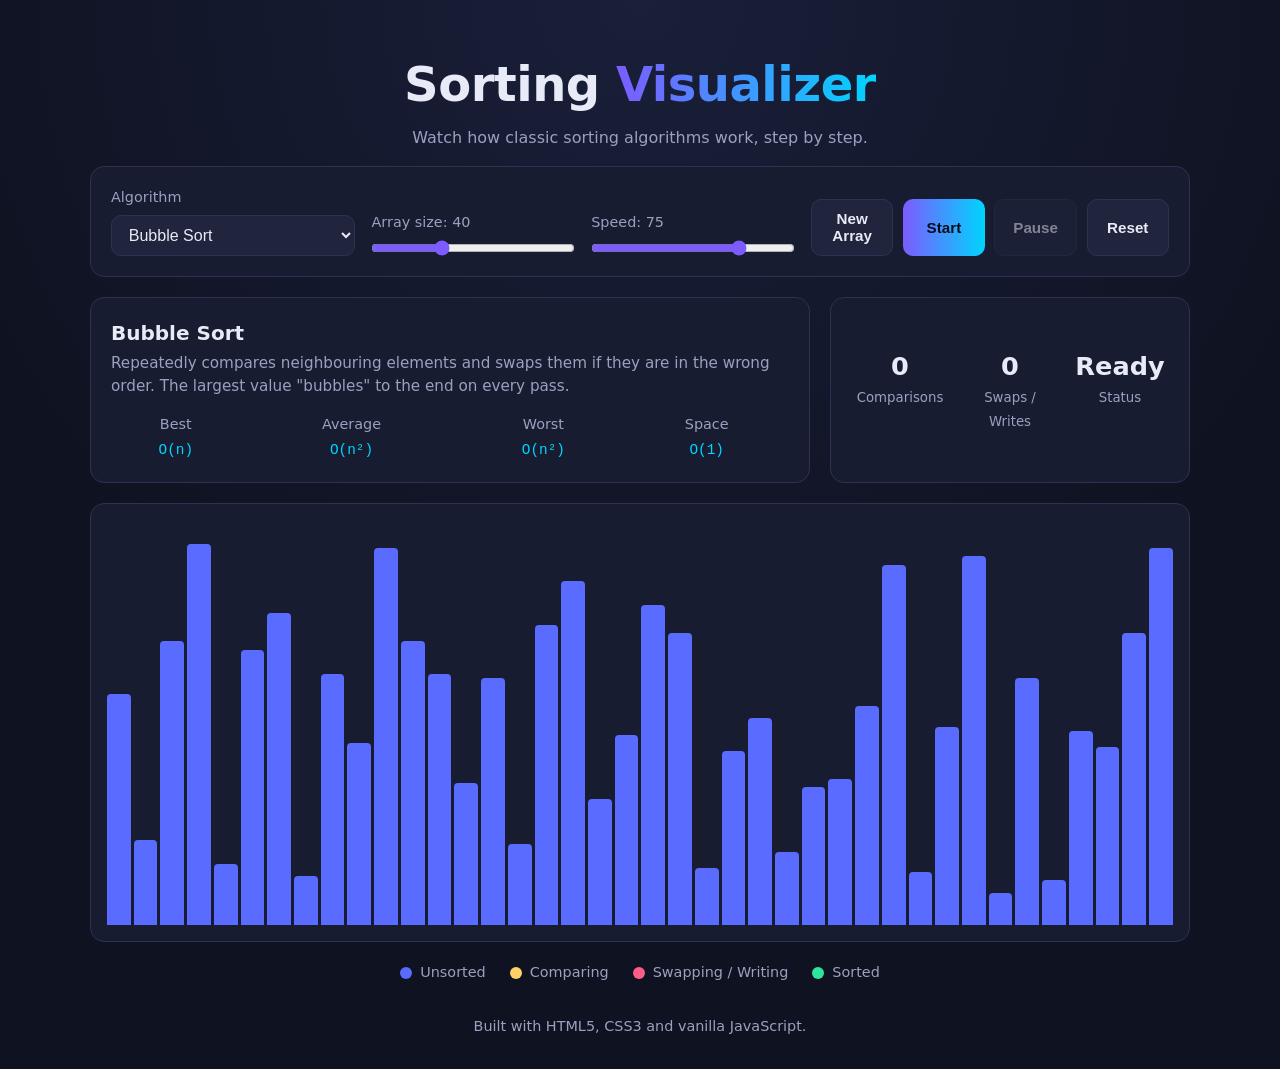
<file: projects/sorting-visualizer.html>
<!DOCTYPE html>
<html lang="en">

<head>
  <meta charset="UTF-8">
  <meta name="viewport" content="width=device-width, initial-scale=1.0">
  <meta name="description" content="Interactive sorting algorithm visualizer built with HTML, CSS and JavaScript.">
  <title>Sorting Visualizer</title>
  <style>
    /* ===== Variables ===== */
    :root {
      --bg: #0f1220;
      --surface: #181c30;
      --surface-2: #20253d;
      --text: #e8ebf7;
      --muted: #9aa1c0;
      --border: #2c3252;

      --accent: #7c5cff;
      --accent-2: #00d4ff;

      --bar-default: #5a6bff;
      --bar-comparing: #ffd166;
      --bar-swapping: #ff5c8a;
      --bar-sorted: #2ee59d;

      --radius: 14px;
    }

    /* ===== Reset ===== */
    *,
    *::before,
    *::after {
      box-sizing: border-box;
      margin: 0;
      padding: 0;
    }

    body {
      font-family: system-ui, -apple-system, "Segoe UI", Roboto, sans-serif;
      background: radial-gradient(circle at top, #1a1f3a 0%, var(--bg) 60%);
      color: var(--text);
      min-height: 100vh;
      line-height: 1.5;
    }

    /* ===== Header / footer ===== */
    .site-header {
      text-align: center;
      padding: clamp(1.5rem, 5vw, 3rem) 1rem 1rem;
    }

    .site-header h1 {
      font-size: clamp(1.8rem, 6vw, 3rem);
      letter-spacing: -0.5px;
    }

    .site-header h1 span {
      background: linear-gradient(90deg, var(--accent), var(--accent-2));
      -webkit-background-clip: text;
      background-clip: text;
      color: transparent;
    }

    .site-header p {
      color: var(--muted);
      margin-top: 0.4rem;
    }

    .site-footer {
      text-align: center;
      color: var(--muted);
      padding: 2rem 1rem;
      font-size: 0.9rem;
    }

    /* ===== Layout ===== */
    .container {
      width: min(1100px, 100% - 2rem);
      margin: 0 auto;
      display: grid;
      gap: 1.25rem;
    }

    /* ===== Controls ===== */
    .controls {
      display: grid;
      grid-template-columns: 1fr;
      gap: 1rem;
      background: var(--surface);
      border: 1px solid var(--border);
      border-radius: var(--radius);
      padding: 1.25rem;
    }

    .control {
      display: flex;
      flex-direction: column;
      gap: 0.4rem;
    }

    .control label {
      font-size: 0.9rem;
      color: var(--muted);
    }

    select,
    input[type="range"] {
      width: 100%;
    }

    select {
      background: var(--surface-2);
      color: var(--text);
      border: 1px solid var(--border);
      border-radius: 10px;
      padding: 0.6rem 0.8rem;
      font-size: 1rem;
    }

    input[type="range"] {
      accent-color: var(--accent);
    }

    .buttons {
      display: flex;
      flex-wrap: wrap;
      gap: 0.6rem;
    }

    .btn {
      flex: 1 1 110px;
      background: var(--surface-2);
      color: var(--text);
      border: 1px solid var(--border);
      border-radius: 10px;
      padding: 0.65rem 1rem;
      font-size: 0.95rem;
      font-weight: 600;
      cursor: pointer;
      transition: transform 0.15s ease, background 0.2s ease, border-color 0.2s ease;
    }

    .btn:hover:not(:disabled) {
      transform: translateY(-2px);
      border-color: var(--accent);
    }

    .btn:focus-visible,
    select:focus-visible,
    input:focus-visible {
      outline: 2px solid var(--accent-2);
      outline-offset: 2px;
    }

    .btn:disabled,
    select:disabled,
    input:disabled {
      opacity: 0.5;
      cursor: not-allowed;
    }

    .btn-primary {
      background: linear-gradient(90deg, var(--accent), var(--accent-2));
      border: none;
      color: #0b0d1a;
    }

    /* ===== Info + stats ===== */
    .info {
      display: grid;
      grid-template-columns: 1fr;
      gap: 1.25rem;
    }

    .info-card,
    .stats {
      background: var(--surface);
      border: 1px solid var(--border);
      border-radius: var(--radius);
      padding: 1.25rem;
    }

    .info-card h2 {
      font-size: 1.25rem;
      margin-bottom: 0.3rem;
    }

    .info-card p {
      color: var(--muted);
      font-size: 0.95rem;
      margin-bottom: 1rem;
    }

    .complexity {
      width: 100%;
      border-collapse: collapse;
      text-align: center;
      font-size: 0.9rem;
    }

    .complexity th {
      color: var(--muted);
      font-weight: 500;
      padding-bottom: 0.3rem;
    }

    .complexity td {
      font-family: ui-monospace, Menlo, Consolas, monospace;
      color: var(--accent-2);
    }

    .stats {
      display: grid;
      grid-template-columns: repeat(3, 1fr);
      gap: 0.75rem;
      align-content: center;
      text-align: center;
    }

    .stat span {
      display: block;
      font-size: clamp(1.1rem, 4vw, 1.6rem);
      font-weight: 700;
    }

    .stat small {
      color: var(--muted);
    }

    /* ===== Visualizer ===== */
    .visualizer {
      background: var(--surface);
      border: 1px solid var(--border);
      border-radius: var(--radius);
      padding: 1rem;
    }

    .bars {
      height: clamp(220px, 45vh, 420px);
      display: flex;
      align-items: flex-end;
      gap: 2px;
    }

    .bar {
      flex: 1;
      background: var(--bar-default);
      border-radius: 4px 4px 0 0;
      transition: background 0.1s ease;
    }

    .bar.comparing {
      background: var(--bar-comparing);
    }

    .bar.swapping {
      background: var(--bar-swapping);
    }

    .bar.sorted {
      background: var(--bar-sorted);
    }

    /* ===== Legend ===== */
    .legend {
      list-style: none;
      display: flex;
      flex-wrap: wrap;
      justify-content: center;
      gap: 1rem 1.5rem;
      color: var(--muted);
      font-size: 0.9rem;
    }

    .legend li {
      display: flex;
      align-items: center;
      gap: 0.5rem;
    }

    .dot {
      width: 12px;
      height: 12px;
      border-radius: 50%;
      display: inline-block;
    }

    .dot.default {
      background: var(--bar-default);
    }

    .dot.comparing {
      background: var(--bar-comparing);
    }

    .dot.swapping {
      background: var(--bar-swapping);
    }

    .dot.sorted {
      background: var(--bar-sorted);
    }

    /* ===== Responsive ===== */
    @media (min-width: 640px) {
      .controls {
        grid-template-columns: repeat(3, 1fr);
      }

      .buttons {
        grid-column: 1 / -1;
      }

      .bars {
        gap: 3px;
      }
    }

    @media (min-width: 1024px) {
      .controls {
        grid-template-columns: 1.2fr 1fr 1fr auto;
        align-items: end;
      }

      .buttons {
        grid-column: auto;
        flex-wrap: nowrap;
      }

      .info {
        grid-template-columns: 2fr 1fr;
      }
    }

    @media (prefers-reduced-motion: reduce) {
      * {
        transition: none !important;
      }
    }
  </style>
</head>

<body>

  <header class="site-header">
    <h1>Sorting <span>Visualizer</span></h1>
    <p>Watch how classic sorting algorithms work, step by step.</p>
  </header>

  <main class="container">

    <!-- Controls -->
    <section class="controls" aria-label="Controls">
      <div class="control">
        <label for="algorithm">Algorithm</label>
        <select id="algorithm">
          <option value="bubble">Bubble Sort</option>
          <option value="selection">Selection Sort</option>
          <option value="insertion">Insertion Sort</option>
          <option value="merge">Merge Sort</option>
          <option value="quick">Quick Sort</option>
        </select>
      </div>

      <div class="control">
        <label for="size">Array size: <output id="sizeValue">40</output></label>
        <input type="range" id="size" min="10" max="100" value="40">
      </div>

      <div class="control">
        <label for="speed">Speed: <output id="speedValue">75</output></label>
        <input type="range" id="speed" min="1" max="100" value="75">
      </div>

      <div class="buttons">
        <button id="newArray" class="btn">New Array</button>
        <button id="start" class="btn btn-primary">Start</button>
        <button id="pause" class="btn" disabled>Pause</button>
        <button id="reset" class="btn">Reset</button>
      </div>
    </section>

    <!-- Info + stats -->
    <section class="info" aria-label="Algorithm information">
      <div class="info-card">
        <h2 id="algoName">Bubble Sort</h2>
        <p id="algoDesc"></p>
        <table class="complexity">
          <thead>
            <tr>
              <th>Best</th>
              <th>Average</th>
              <th>Worst</th>
              <th>Space</th>
            </tr>
          </thead>
          <tbody>
            <tr>
              <td id="cBest"></td>
              <td id="cAvg"></td>
              <td id="cWorst"></td>
              <td id="cSpace"></td>
            </tr>
          </tbody>
        </table>
      </div>

      <div class="stats">
        <div class="stat"><span id="comparisons">0</span><small>Comparisons</small></div>
        <div class="stat"><span id="swaps">0</span><small>Swaps / Writes</small></div>
        <div class="stat"><span id="status">Ready</span><small>Status</small></div>
      </div>
    </section>

    <!-- Visualizer -->
    <section class="visualizer" aria-label="Array visualization">
      <div id="bars" class="bars" role="img" aria-label="Bars representing the array"></div>
    </section>

    <!-- Legend -->
    <ul class="legend" aria-label="Color legend">
      <li><i class="dot default"></i> Unsorted</li>
      <li><i class="dot comparing"></i> Comparing</li>
      <li><i class="dot swapping"></i> Swapping / Writing</li>
      <li><i class="dot sorted"></i> Sorted</li>
    </ul>

  </main>

  <footer class="site-footer">
    <p>Built with HTML5, CSS3 and vanilla JavaScript.</p>
  </footer>

  <script>
    /*
 * Sorting algorithms written as generators.
 *
 * Each algorithm sorts the array `a` in place and "yields" a step object
 * whenever something worth showing happens:
 *   { type: 'compare', idx: [i, j] }  -> two bars are being compared
 *   { type: 'swap',    idx: [i, j] }  -> two bars were swapped
 *   { type: 'write',   idx: [k] }     -> a value was written at index k
 *   { type: 'sorted',  idx: [k] }     -> bar k is in its final position
 *
 * main.js consumes these steps one by one and animates them.
 */

    function* bubbleSort(a) {
      const n = a.length;
      for (let i = 0; i < n - 1; i++) {
        let swapped = false;
        for (let j = 0; j < n - i - 1; j++) {
          yield { type: 'compare', idx: [j, j + 1] };
          if (a[j] > a[j + 1]) {
            [a[j], a[j + 1]] = [a[j + 1], a[j]];
            swapped = true;
            yield { type: 'swap', idx: [j, j + 1] };
          }
        }
        yield { type: 'sorted', idx: [n - i - 1] };
        if (!swapped) break; // already sorted, stop early
      }
    }

    function* selectionSort(a) {
      const n = a.length;
      for (let i = 0; i < n - 1; i++) {
        let min = i;
        for (let j = i + 1; j < n; j++) {
          yield { type: 'compare', idx: [min, j] };
          if (a[j] < a[min]) min = j;
        }
        if (min !== i) {
          [a[i], a[min]] = [a[min], a[i]];
          yield { type: 'swap', idx: [i, min] };
        }
        yield { type: 'sorted', idx: [i] };
      }
    }

    function* insertionSort(a) {
      const n = a.length;
      for (let i = 1; i < n; i++) {
        let j = i;
        while (j > 0) {
          yield { type: 'compare', idx: [j - 1, j] };
          if (a[j - 1] > a[j]) {
            [a[j - 1], a[j]] = [a[j], a[j - 1]];
            yield { type: 'swap', idx: [j - 1, j] };
            j--;
          } else {
            break;
          }
        }
      }
    }

    function* mergeSort(a, l = 0, r = a.length - 1) {
      if (l >= r) return;
      const m = Math.floor((l + r) / 2);
      yield* mergeSort(a, l, m);
      yield* mergeSort(a, m + 1, r);
      yield* merge(a, l, m, r);
    }

    function* merge(a, l, m, r) {
      const left = a.slice(l, m + 1);
      const right = a.slice(m + 1, r + 1);
      let i = 0, j = 0, k = l;

      while (i < left.length && j < right.length) {
        yield { type: 'compare', idx: [l + i, m + 1 + j] };
        if (left[i] <= right[j]) {
          a[k] = left[i++];
        } else {
          a[k] = right[j++];
        }
        yield { type: 'write', idx: [k] };
        k++;
      }
      while (i < left.length) {
        a[k] = left[i++];
        yield { type: 'write', idx: [k] };
        k++;
      }
      while (j < right.length) {
        a[k] = right[j++];
        yield { type: 'write', idx: [k] };
        k++;
      }
    }

    function* quickSort(a, lo = 0, hi = a.length - 1) {
      if (lo > hi) return;
      if (lo === hi) {
        yield { type: 'sorted', idx: [lo] };
        return;
      }

      const pivot = a[hi];
      let i = lo;
      for (let j = lo; j < hi; j++) {
        yield { type: 'compare', idx: [j, hi] };
        if (a[j] < pivot) {
          if (i !== j) {
            [a[i], a[j]] = [a[j], a[i]];
            yield { type: 'swap', idx: [i, j] };
          }
          i++;
        }
      }
      if (i !== hi) {
        [a[i], a[hi]] = [a[hi], a[i]];
        yield { type: 'swap', idx: [i, hi] };
      }
      yield { type: 'sorted', idx: [i] };

      yield* quickSort(a, lo, i - 1);
      yield* quickSort(a, i + 1, hi);
    }

    /* Algorithm registry used by the UI */
    const ALGORITHMS = {
      bubble: {
        name: 'Bubble Sort',
        desc: 'Repeatedly compares neighbouring elements and swaps them if they are in the wrong order. The largest value "bubbles" to the end on every pass.',
        best: 'O(n)', avg: 'O(n²)', worst: 'O(n²)', space: 'O(1)',
        run: (a) => bubbleSort(a),
      },
      selection: {
        name: 'Selection Sort',
        desc: 'Finds the smallest element in the unsorted part and places it at the front, one position at a time.',
        best: 'O(n²)', avg: 'O(n²)', worst: 'O(n²)', space: 'O(1)',
        run: (a) => selectionSort(a),
      },
      insertion: {
        name: 'Insertion Sort',
        desc: 'Builds the sorted array one element at a time by inserting each new element into its correct position, like sorting playing cards in your hand.',
        best: 'O(n)', avg: 'O(n²)', worst: 'O(n²)', space: 'O(1)',
        run: (a) => insertionSort(a),
      },
      merge: {
        name: 'Merge Sort',
        desc: 'Divide and conquer: splits the array into halves, sorts each half recursively, then merges the sorted halves back together.',
        best: 'O(n log n)', avg: 'O(n log n)', worst: 'O(n log n)', space: 'O(n)',
        run: (a) => mergeSort(a),
      },
      quick: {
        name: 'Quick Sort',
        desc: 'Picks a pivot, moves smaller values to its left and larger values to its right, then sorts both sides recursively.',
        best: 'O(n log n)', avg: 'O(n log n)', worst: 'O(n²)', space: 'O(log n)',
        run: (a) => quickSort(a),
      },
    };
  </script>
  <script>
    /* ===== DOM references ===== */
    const barsEl = document.getElementById('bars');
    const algoSelect = document.getElementById('algorithm');
    const sizeInput = document.getElementById('size');
    const speedInput = document.getElementById('speed');
    const sizeValue = document.getElementById('sizeValue');
    const speedValue = document.getElementById('speedValue');

    const newBtn = document.getElementById('newArray');
    const startBtn = document.getElementById('start');
    const pauseBtn = document.getElementById('pause');
    const resetBtn = document.getElementById('reset');

    const comparisonsEl = document.getElementById('comparisons');
    const swapsEl = document.getElementById('swaps');
    const statusEl = document.getElementById('status');

    const algoName = document.getElementById('algoName');
    const algoDesc = document.getElementById('algoDesc');
    const cBest = document.getElementById('cBest');
    const cAvg = document.getElementById('cAvg');
    const cWorst = document.getElementById('cWorst');
    const cSpace = document.getElementById('cSpace');

    /* ===== State ===== */
    const MAX_VALUE = 100;

    const state = {
      array: [],        // the array being sorted (mutated by the algorithm)
      original: [],     // copy used by Reset
      running: false,
      paused: false,
      runId: 0,         // changes when a run is cancelled
      comparisons: 0,
      swaps: 0,
      active: [],       // bars currently highlighted
    };

    /* ===== Helpers ===== */
    const sleep = (ms) => new Promise((resolve) => setTimeout(resolve, ms));

    // Speed slider 1..100
    //  1-60  : one step per tick, delay from 400ms down to about 5ms
    //  61-100: delay stays at 4ms and several steps run per tick (much faster)
    const getDelay = () => {
      const s = Number(speedInput.value);
      return s <= 60 ? Math.round(400 - (s - 1) * 6.7) : 4;
    };

    const getStepsPerTick = () => {
      const s = Number(speedInput.value);
      return s <= 60 ? 1 : 1 + Math.floor((s - 60) / 2);
    };

    function randomArray(size) {
      return Array.from({ length: size }, () => Math.floor(Math.random() * (MAX_VALUE - 5)) + 6);
    }

    function setStatus(text) {
      statusEl.textContent = text;
    }

    function updateStats() {
      comparisonsEl.textContent = state.comparisons;
      swapsEl.textContent = state.swaps;
    }

    function updateInfo() {
      const algo = ALGORITHMS[algoSelect.value];
      algoName.textContent = algo.name;
      algoDesc.textContent = algo.desc;
      cBest.textContent = algo.best;
      cAvg.textContent = algo.avg;
      cWorst.textContent = algo.worst;
      cSpace.textContent = algo.space;
    }

    /* ===== Rendering ===== */
    function renderBars() {
      barsEl.innerHTML = '';
      const fragment = document.createDocumentFragment();
      state.array.forEach((value) => {
        const bar = document.createElement('div');
        bar.className = 'bar';
        bar.style.height = `${(value / MAX_VALUE) * 100}%`;
        fragment.appendChild(bar);
      });
      barsEl.appendChild(fragment);
      state.active = [];
    }

    function setBarHeight(index) {
      barsEl.children[index].style.height = `${(state.array[index] / MAX_VALUE) * 100}%`;
    }

    function clearActive() {
      state.active.forEach((i) => {
        const bar = barsEl.children[i];
        if (bar) bar.classList.remove('comparing', 'swapping');
      });
      state.active = [];
    }

    function applyStep(step) {
      clearActive();

      switch (step.type) {
        case 'compare':
          state.comparisons++;
          step.idx.forEach((i) => barsEl.children[i].classList.add('comparing'));
          state.active = step.idx;
          break;

        case 'swap':
          state.swaps++;
          step.idx.forEach((i) => {
            setBarHeight(i);
            barsEl.children[i].classList.add('swapping');
          });
          state.active = step.idx;
          break;

        case 'write':
          state.swaps++;
          step.idx.forEach((i) => {
            setBarHeight(i);
            barsEl.children[i].classList.add('swapping');
          });
          state.active = step.idx;
          break;

        case 'sorted':
          step.idx.forEach((i) => barsEl.children[i].classList.add('sorted'));
          break;
      }
      updateStats();
    }

    function markAllSorted() {
      clearActive();
      Array.from(barsEl.children).forEach((bar) => bar.classList.add('sorted'));
    }

    /* ===== UI lock while running ===== */
    function setRunningUI(isRunning) {
      state.running = isRunning;
      startBtn.disabled = isRunning;
      pauseBtn.disabled = !isRunning;
      algoSelect.disabled = isRunning;
      sizeInput.disabled = isRunning;
      newBtn.disabled = false;
      resetBtn.disabled = false;
      if (!isRunning) {
        state.paused = false;
        pauseBtn.textContent = 'Pause';
      }
    }

    /* ===== Array setup ===== */
    function resetCounters() {
      state.comparisons = 0;
      state.swaps = 0;
      updateStats();
    }

    function cancelRun() {
      state.runId++;          // any running loop will notice and stop
      setRunningUI(false);
    }

    function newArray() {
      cancelRun();
      state.array = randomArray(Number(sizeInput.value));
      state.original = [...state.array];
      resetCounters();
      renderBars();
      setStatus('Ready');
    }

    function resetArray() {
      cancelRun();
      state.array = [...state.original];
      resetCounters();
      renderBars();
      setStatus('Ready');
    }

    /* ===== Main run loop ===== */
    async function startSorting() {
      if (state.running) return;

      // If the bars are already sorted, start from a fresh copy of the original
      if (barsEl.querySelector('.sorted')) resetArray();

      const myRun = ++state.runId;
      setRunningUI(true);
      setStatus('Sorting...');

      const generator = ALGORITHMS[algoSelect.value].run(state.array);

      while (true) {
        if (myRun !== state.runId) return; // cancelled by New Array / Reset

        while (state.paused) {
          await sleep(60);
          if (myRun !== state.runId) return;
        }

        let finished = false;
        const steps = getStepsPerTick();
        for (let s = 0; s < steps; s++) {
          const { value, done } = generator.next();
          if (done) { finished = true; break; }
          applyStep(value);
        }
        if (finished) break;

        await sleep(getDelay());
      }

      if (myRun !== state.runId) return;

      markAllSorted();
      setRunningUI(false);
      setStatus('Sorted!');
    }

    function togglePause() {
      if (!state.running) return;
      state.paused = !state.paused;
      pauseBtn.textContent = state.paused ? 'Resume' : 'Pause';
      setStatus(state.paused ? 'Paused' : 'Sorting...');
    }

    /* ===== Events ===== */
    newBtn.addEventListener('click', newArray);
    resetBtn.addEventListener('click', resetArray);
    startBtn.addEventListener('click', startSorting);
    pauseBtn.addEventListener('click', togglePause);

    algoSelect.addEventListener('change', () => {
      updateInfo();
      resetArray();
    });

    sizeInput.addEventListener('input', () => {
      sizeValue.textContent = sizeInput.value;
      newArray();
    });

    speedInput.addEventListener('input', () => {
      speedValue.textContent = speedInput.value;
    });

    /* ===== Init ===== */
    updateInfo();
    newArray();
  </script>
</body>

</html>
</file>
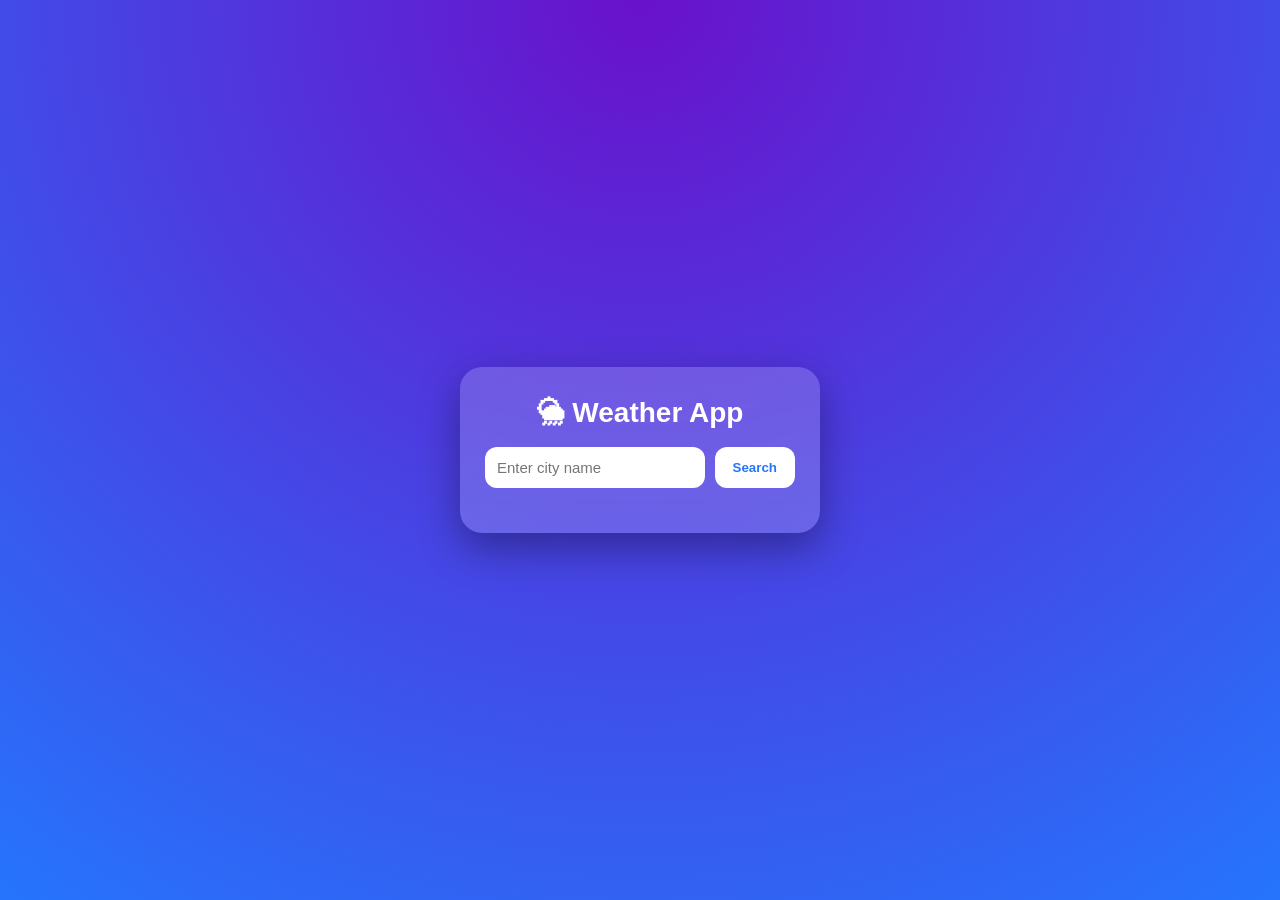
<file: projects/weather.html>
<!DOCTYPE html>
<html lang="en">
<head>
  <meta charset="UTF-8">
  <meta name="viewport" content="width=device-width, initial-scale=1.0">
  <title>Weather App</title>

  <!-- ========== CSS ========== -->
  <style>
*{margin:0;padding:0;box-sizing:border-box;font-family:'Poppins',sans-serif}
body{
min-height:100vh;
display:flex;
justify-content:center;
align-items:center;
background:radial-gradient(circle at top,#6a11cb,#2575fc);
}
.weather-box{
width:360px;
background:rgba(255,255,255,0.18);
backdrop-filter:blur(14px);
border-radius:22px;
padding:30px 25px;
color:#fff;
box-shadow:0 15px 40px rgba(0,0,0,0.35);
text-align:center;
}
.weather-box h1{font-size:28px;margin-bottom:18px}
.search{display:flex;gap:10px}
.search input{
flex:1;
padding:12px;
border-radius:12px;
border:none;
outline:none;
font-size:15px
}
.search button{
padding:12px 18px;
border-radius:12px;
border:none;
background:#fff;
color:#2575fc;
font-weight:600;
cursor:pointer;
transition:.3s
}
.search button:hover{background:#e6e6e6}
.result{margin-top:25px;display:none}
.temp{font-size:46px;font-weight:600}
.city{font-size:18px;opacity:.9;margin-top:5px}
.desc{text-transform:capitalize;margin:8px 0}
.info{display:flex;justify-content:space-between;margin-top:18px;font-size:14px}
.info div{
background:rgba(255,255,255,0.15);
padding:10px;
border-radius:12px;
width:48%
}
.error{margin-top:15px;color:#ffeb3b;font-size:14px}
footer{margin-top:20px;font-size:12px;opacity:.8}
</style>
</head>
<body>

  <div class="weather-box">
    <h1>🌦 Weather App</h1>

    <div class="search">
      <input type="text" id="city" placeholder="Enter city name">
      <button onclick="getWeather()">Search</button>
    </div>

    <div class="result" id="result">
      <div class="temp" id="temp"></div>
      <div class="desc" id="desc"></div>
      <div class="details" id="details"></div>
    </div>

    <div class="error" id="error"></div>
  </div>


  <!-- ========== JAVASCRIPT ========== -->
  <script>

    const apiKey = "722a3453285c0c897c450293578aede7"; // OpenWeatherMap API key // 👈 paste your key here

    function getWeather() {
      const city = document.getElementById("city").value;
      const result = document.getElementById("result");
      const error = document.getElementById("error");

      if (city === "") {
        error.innerText = "Please enter a city name";
        result.style.display = "none";
        return;
      }

      error.innerText = "";

      const url = `https://api.openweathermap.org/data/2.5/weather?q=${city.trim()}&units=metric&appid=${apiKey}`;

      fetch(url)
        .then(response => response.json())
        .then(data => {
          if (data.cod === "404") {
            error.innerText = "City not found";
            result.style.display = "none";
          } else {
            document.getElementById("temp").innerText = data.main.temp + "°C";
            document.getElementById("desc").innerText = data.weather[0].description;
            document.getElementById("details").innerText =
              `Humidity: ${data.main.humidity}% | Wind: ${data.wind.speed} m/s`;

            result.style.display = "block";
          }
        })
        .catch(() => {
          error.innerText = "Something went wrong";
        });
    }
  </script>

</body>
</html>
</file>
